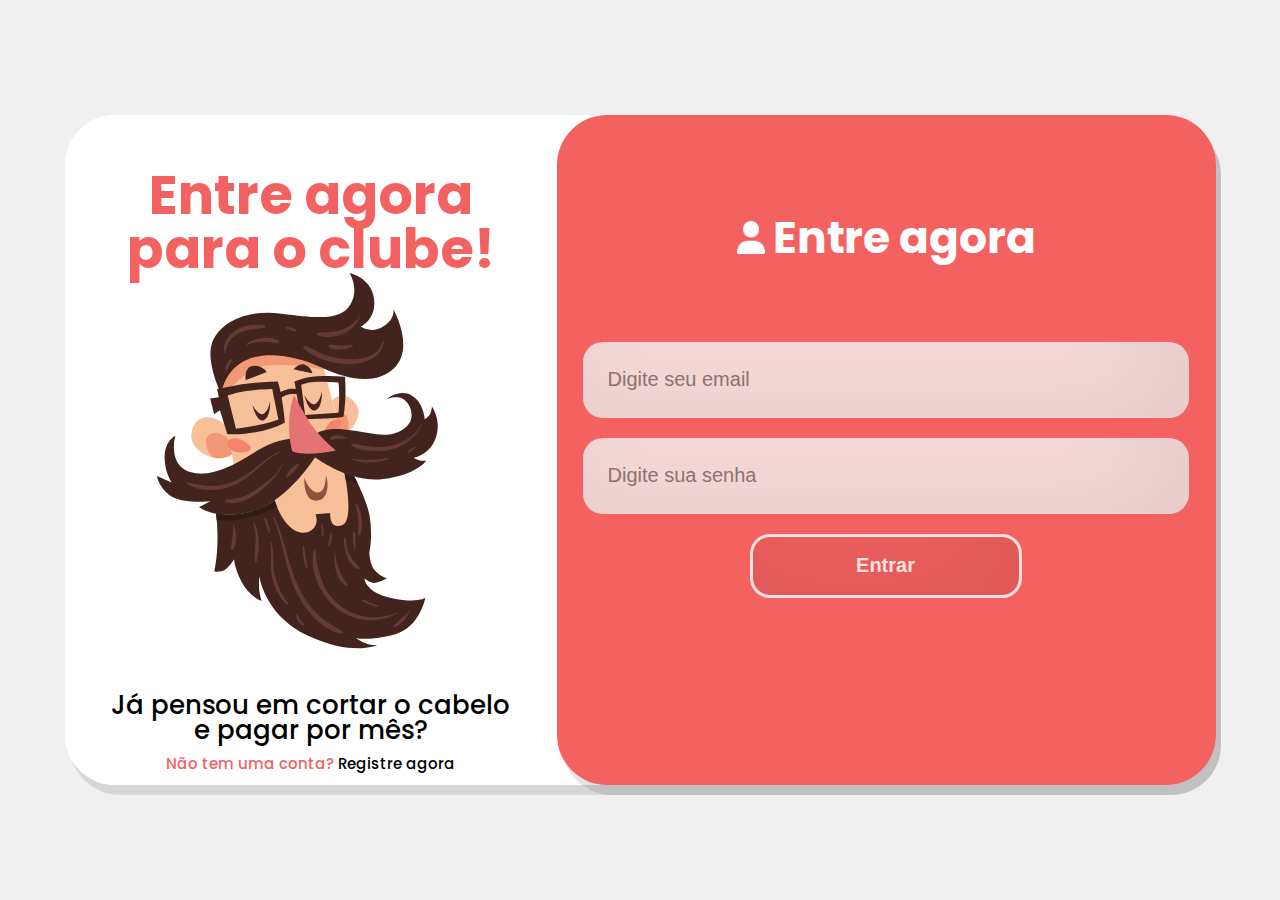
<file: index.html>
<!DOCTYPE html>
<html lang="en">
<head>
    <meta charset="UTF-8">
    <meta name="viewport" content="width=device-width, initial-scale=1.0">
    <title>Barber</title>
    <link rel="stylesheet" href="style/style.css">
    <!--Fonts-->
    <link rel="preconnect" href="https://fonts.googleapis.com">
    <link rel="preconnect" href="https://fonts.gstatic.com" crossorigin>
    <link href="https://fonts.googleapis.com/css2?family=Poppins:ital,wght@0,100;0,200;0,300;0,400;0,500;0,600;0,700;0,800;0,900;1,100;1,200;1,300;1,400;1,500;1,600;1,700;1,800;1,900&display=swap" rel="stylesheet">
    <!--Material Icons-->
    <link href="https://fonts.googleapis.com/icon?family=Material+Icons" rel="stylesheet">
    <script defer src="script.js"></script>
</head>
<body>
    <main>
        <aside>
            <h1>Entre agora para o clube!</h1>
            <img src="assets/profileIcon 1.svg" alt="porfile icon">
            <h2 style="color: black;">Já pensou em cortar o cabelo e pagar por mês?</h2>
            <p>Não tem uma conta? <a href="register.html">Registre agora</a></p>
        </aside>

        <article class="login">
            <div class="container-title">
                <img src="assets/user-solid 1.png" alt="user icon">
                <h1>Entre agora</h1>
            </div>

            <form action="" class="connect">
                <p>
                    <input type="text" name="email" id="email" placeholder="Digite seu email">
                </p>
                
                <p>
                    <input type="password" name="password" id="password" placeholder="Digite sua senha">
                </p>
            
                <p>
                    <input type="submit" value="Entrar">
                </p>
            </form>
        </article>
    </main>
</body>
</html>
</file>
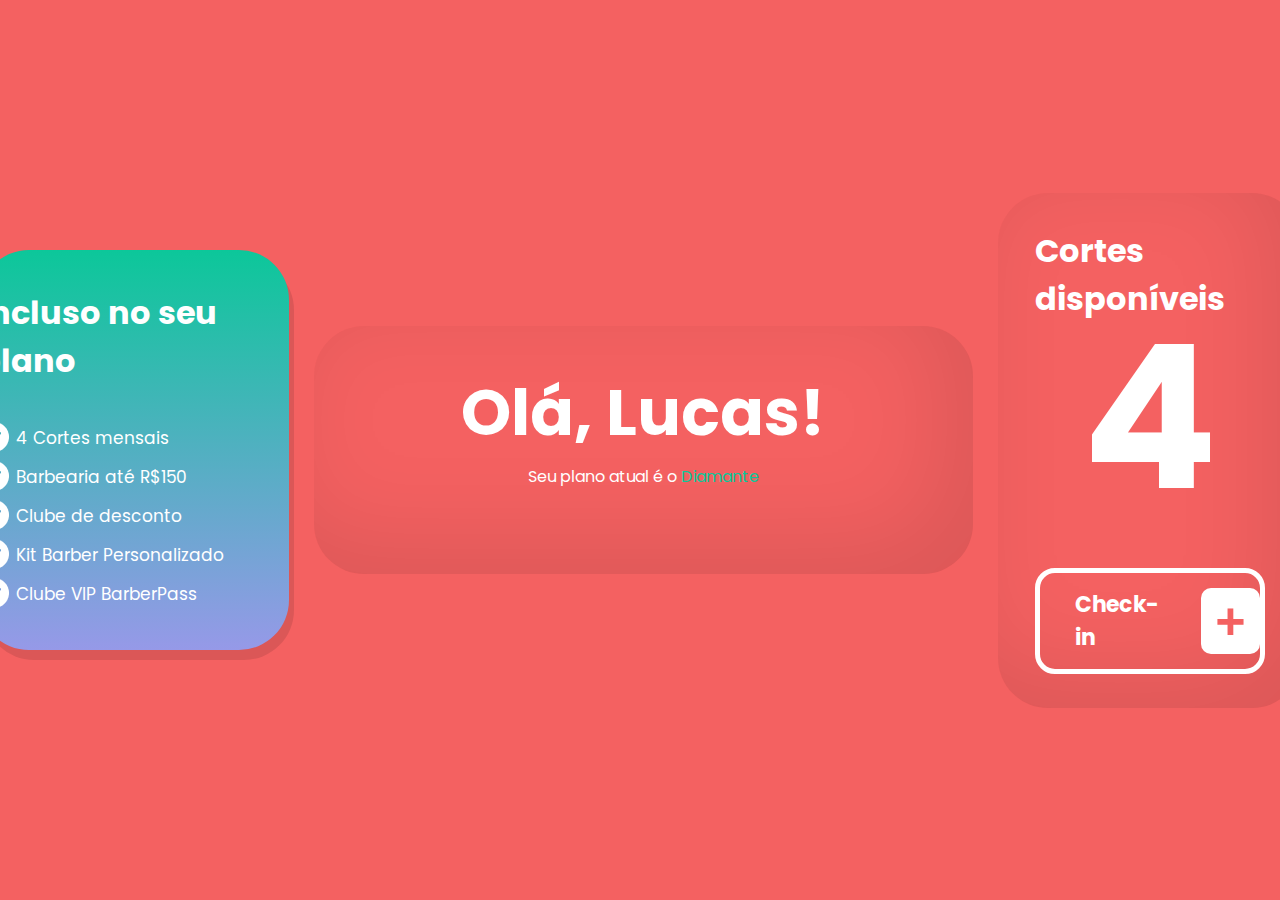
<file: home.html>
<!DOCTYPE html>
<html lang="pt-br">
<head>
    <meta charset="UTF-8">
    <meta name="viewport" content="width=device-width, initial-scale=1.0">
    <title>Home</title>
    <link rel="stylesheet" href="style/style.css">
    <link rel="stylesheet" href="style/home.css">
    <!--Fonts-->
    <link rel="preconnect" href="https://fonts.googleapis.com">
    <link rel="preconnect" href="https://fonts.gstatic.com" crossorigin>
    <link href="https://fonts.googleapis.com/css2?family=Poppins:ital,wght@0,100;0,200;0,300;0,400;0,500;0,600;0,700;0,800;0,900;1,100;1,200;1,300;1,400;1,500;1,600;1,700;1,800;1,900&display=swap" rel="stylesheet">
    <!--Material Icons-->
    <link href="https://fonts.googleapis.com/icon?family=Material+Icons" rel="stylesheet">
    <script defer src="script.js"></script>
</head>
<body>
        <article class="plan">
            <h2>Incluso no seu plano</h2>
            <ul>
                <li><span>4 Cortes mensais</span></li>
                <li><span>Barbearia até R$150</span></li>
                <li><span>Clube de desconto</span></li>
                <li><span>Kit Barber Personalizado</span></li>
                <li><span>Clube VIP BarberPass</span></li>
            </ul>
        </article>
    
        <div class="dashboard">
            <article class="user">
                <h2>Olá, Lucas!</h2>
                <p>Seu plano atual é o <span>Diamante</span></p>
            </article>
        </div>

        <article class="available-cuts">
            <h2>Cortes disponíveis</h2>
            <p class="cuts-number">4</p>
            <p class="btn"><span>Check-in</span><button>+</button></p>
        </article>
</body>
</html>
</file>
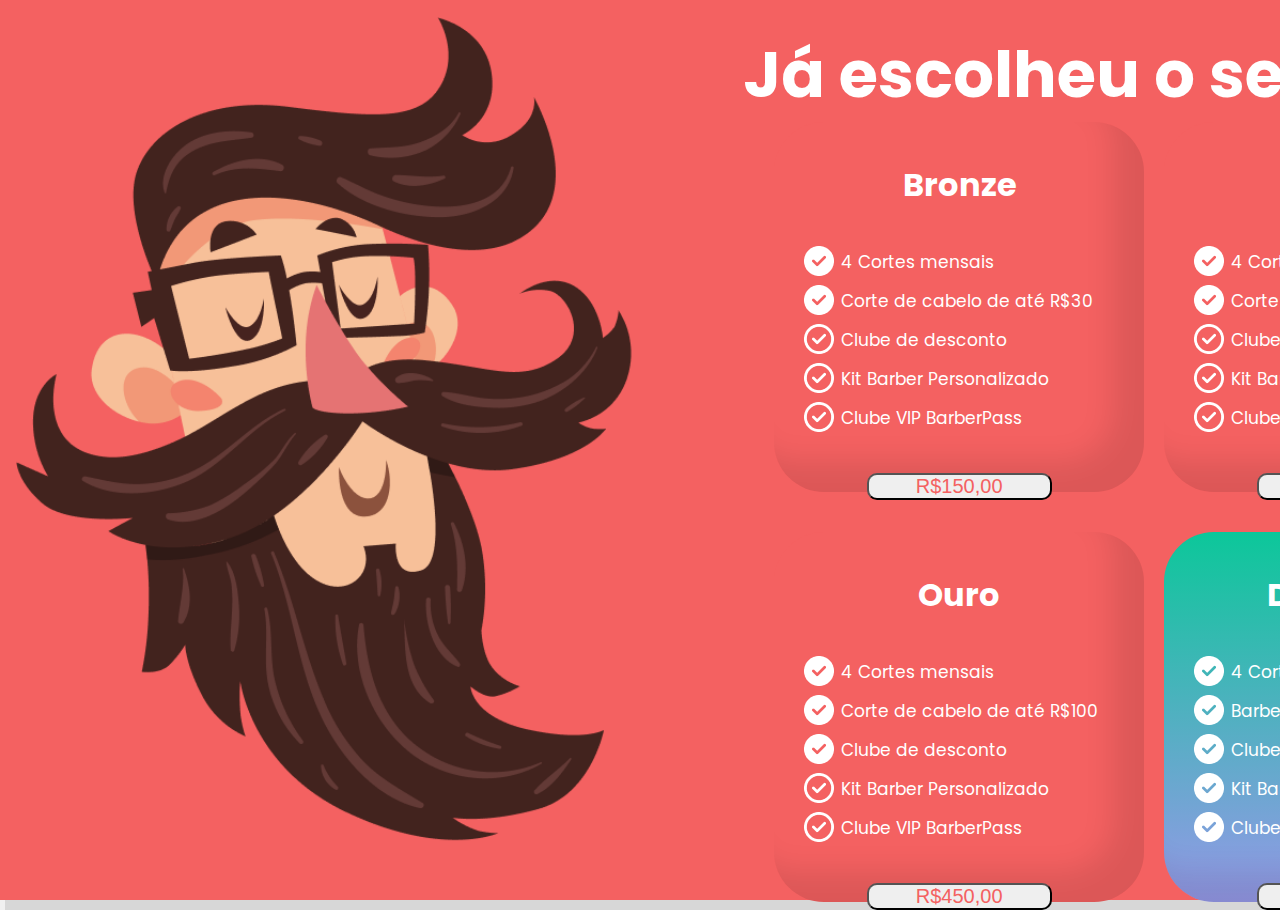
<file: plan.html>
<!DOCTYPE html>
<html lang="pt-br">
<head>
    <meta charset="UTF-8">
    <meta name="viewport" content="width=device-width, initial-scale=1.0">
    <title>Barber</title>
    <link rel="stylesheet" href="style/style.css">
    <!--Fonts-->
    <link rel="preconnect" href="https://fonts.googleapis.com">
    <link rel="preconnect" href="https://fonts.gstatic.com" crossorigin>
    <link href="https://fonts.googleapis.com/css2?family=Poppins:ital,wght@0,100;0,200;0,300;0,400;0,500;0,600;0,700;0,800;0,900;1,100;1,200;1,300;1,400;1,500;1,600;1,700;1,800;1,900&display=swap" rel="stylesheet">
    <!--Material Icons-->
    <link href="https://fonts.googleapis.com/icon?family=Material+Icons" rel="stylesheet">
    <script defer src="script.js"></script>
</head>
<body>
    <main class="container">
        <img src="assets/Vetor.png" alt="">

        <div class="info-container">
            <h1>Já escolheu o seu Plano?</h1>
        <div class="plan-cards">
            <article class="bronze">
                <h2>Bronze</h2>
                <ul>
                    <li><span>4 Cortes mensais</span></li>
                    <li><span>Corte de cabelo de até R$30</span></li>
                    <li class="unmarked"><span>Clube de desconto</span></li>
                    <li class="unmarked"><span>Kit Barber Personalizado</span></li>
                    <li class="unmarked"><span>Clube VIP BarberPass</span></li>
                </ul>
                <button class="btn-bronze">R$150,00</button>
            </article>
            <article class="silver">
                <h2>Prata</h2>
                <ul>
                    <li><span>4 Cortes mensais</span></li>
                    <li><span>Corte de cabelo de até R$50</span></li>
                    <li class="unmarked"><span>Clube de desconto</span></li>
                    <li class="unmarked"><span>Kit Barber Personalizado</span></li>
                    <li class="unmarked"><span>Clube VIP BarberPass</span></li>
                </ul>
                <button class="btn-bronze">R$250,00</button>
            </article>
            <div class="break"></div>
            <article class="gold">
                <h2>Ouro</h2>
                <ul>
                    <li><span>4 Cortes mensais</span></li>
                    <li><span>Corte de cabelo de até R$100</span></li>
                    <li><span>Clube de desconto</span></li>
                    <li class="unmarked"><span>Kit Barber Personalizado</span></li>
                    <li class="unmarked"><span>Clube VIP BarberPass</span></li>
                </ul>
                <button class="btn-bronze">R$450,00</button> 
            </article>
            <article class="diamond">
                <h2>Diamante</h2>
                <ul>
                    <li><span>4 Cortes mensais</span></li>
                    <li><span>Barbearia até R$150</span></li>
                    <li><span>Clube de desconto</span></li>
                    <li><span>Kit Barber Personalizado</span></li>
                    <li><span>Clube VIP BarberPass</span></li>
                </ul>
                <button class="btn-bronze">R$700,00</button> 
            </article>
        </div>
        </div>
    </main>
</body>
</html>
</file>
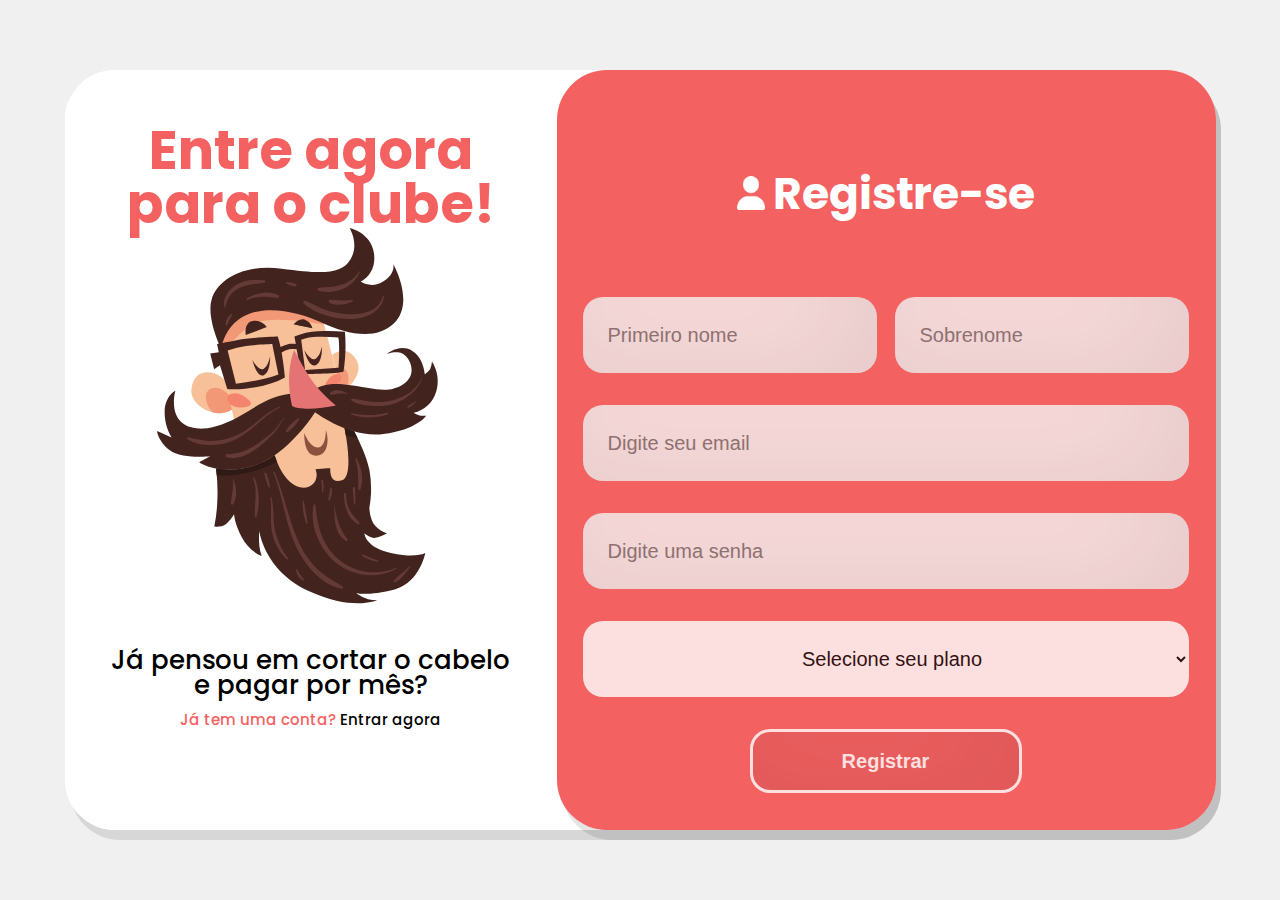
<file: register.html>
<!DOCTYPE html>
<html lang="pt-br">
<head>
    <meta charset="UTF-8">
    <meta name="viewport" content="width=device-width, initial-scale=1.0">
    <title>Barber</title>
    <link rel="stylesheet" href="style/style.css">
    <!--Fonts-->
    <link rel="preconnect" href="https://fonts.googleapis.com">
    <link rel="preconnect" href="https://fonts.gstatic.com" crossorigin>
    <link href="https://fonts.googleapis.com/css2?family=Poppins:ital,wght@0,100;0,200;0,300;0,400;0,500;0,600;0,700;0,800;0,900;1,100;1,200;1,300;1,400;1,500;1,600;1,700;1,800;1,900&display=swap" rel="stylesheet">
    <!--Material Icons-->
    <link href="https://fonts.googleapis.com/icon?family=Material+Icons" rel="stylesheet">
    <script defer src="script.js"></script>
</head>
<body>
    <main>
        <aside>
            <h1>Entre agora para o clube!</h1>
            <img src="assets/profileIcon 1.svg" alt="porfile icon">
            <h2 style="color: black;">Já pensou em cortar o cabelo e pagar por mês?</h2>
            <p>Já tem uma conta? <a href="index.html">Entrar agora</a></p>
        </aside>

        <article class="register">
            <div class="container-title">
                <img src="assets/user-solid 1.png" alt="user icon">
                <h1>Registre-se</h1>
            </div>

            <form action="" class="create-account">
                
                <div class="fullname">
                    <p>
                        <input type="text" name="nome" id="nome" placeholder="Primeiro nome">
                    </p>

                    <p>
                        <input type="text" name="sobrenome" id="sobrenome" placeholder="Sobrenome">
                    </p>
                </div>

                <p>
                    <input type="text" name="email" id="email" placeholder="Digite seu email">
                </p>

                <p>
                    <input type="password" name="password" id="password" placeholder="Digite uma senha">
                </p>

                <select name="plan" id="plan">
                    <option value="">Selecione seu plano</option>
                    <option value="bronze">Bronze</option>
                    <option value="silver">Prata</option>
                    <option value="gold">Ouro</option>
                    <option value="diamond">Diamante</option>
                </select>

                <div class="submit-btn">
                    <p>
                        <input type="submit" value="Registrar">
                    </p>
                </div>
                
            </form>
        </article>
    </main>
</body>
</html>
</file>
<file: style/style.css>
@import url('login.css');
@import url('register.css');
@import url('plan.css');
@import url('home.css');

*{
    margin: 0;
    padding: 0;
    box-sizing: border-box;
}

:root{
    --primary-color: #F46161;
    --secondary-color: #42231E;
    --tertiary-color: #FFFFFF;
    --background-color: #f0f0f0;
    font-size: 62.5%;
}

body{
    width: 100vw;
    height: 100vh;
    background-color: var(--background-color);
    display: flex;
    align-items: center;
    justify-content: center;
    font-family: "Poppins", sans-serif;
}

#menu{
    font-size: 4.8rem;
    position: fixed;
    top: 0;
    right: 0;
    padding: 1rem;
    color: var(--primary-color);
}

#menu:hover{
    cursor: pointer;
}

#close{
    font-size: 4.8rem;
    position: fixed;
    top: 0;
    right: 0;
    padding: 1rem;
    color: var(--primary-color);
}

main{
    display: flex;
    box-shadow: 5px 10px rgba(0, 0, 0, 0.1);
    border-radius: 5rem; 
    background-color: var(--tertiary-color);
}

/*Começo do aside*/
aside{
    background-color: var(--tertiary-color);
    border-radius: 5rem; 
}

aside h1{
    text-align: center;
    color: var(--primary-color);
    font-size: 5.4rem;
    margin: 5.3rem auto 0 auto;
    max-width: 44.3rem;
    max-height: 13.4rem;
    line-height: 100%;
}

aside img{
    width: 49.2rem;
    margin-top: -6rem;
    margin-bottom: -2rem;
}

aside h2{
    text-align: center;
    max-width: 40.5rem;
    max-height: 6rem;
    line-height: 96%;
    font-size: 2.6rem;
    font-weight: 500;
    margin: auto;
}

aside p{
    text-align: center;
    max-width: 37.4rem;
    max-height: 2.6rem;
    font-size: 1.5rem;
    margin: 1rem auto;
    color: var(--primary-color);
    font-weight: 500;
}

aside a{
    color: black;
    text-decoration: none;
}

aside a:hover{
    text-decoration: underline;
}
/*Fim do aside*/

/*Começo do article*/
article{
    background-color: var(--primary-color);
    border-radius: 5rem;
    max-width: 65.9rem;
    max-height: 87rem;
    display: flex;
    flex-direction: column;
    align-items: center;
}
/*Fim do article*/
</file>
<file: style/home.css>
*{
    padding: 0;
    margin: 0;
    box-sizing: border-box;
}

:root{
    --diamond-color: linear-gradient(to bottom, #0CC79A, #9699E8);
}

body{
    background-color: var(--primary-color);
}

article{
    box-shadow: 5px 10px rgba(0, 0, 0, 0.1);
}

.plan{
    height: 40rem;
    width: 40rem;
    background-image: linear-gradient(to bottom, #0CC79A, #9699E8);
}

h2{
    font-size: 3.2rem;
    margin-bottom: 3.7rem;
    margin-top: 3.9rem;
}


.dashboard{
    width: 69.1rem;
    margin-left: 2.5rem;
    margin-right: 2.5rem;
}

.user,
input{
    width: 69.1rem;
    height: 24.8rem;
    background-color: var(--primary-color);
    box-shadow: inset -30px -30px 100px 0px rgba(0, 0, 0, 0.1);
}

.user h2{
    font-size: 6.4rem;
    font-weight: bolder;
    margin-bottom: .4rem;
}

.user p{
    font-size: 1.6rem;
    color: white;
}

.user p span{
    color: #0CC79A;
}

.submit-line{
    height: 11.2rem;
    border: none;
    border-radius: 8rem;    
    margin-top: 4rem;
}

.available-cuts{
    box-shadow: inset -30px -30px 100px 0px rgba(0, 0, 0, 0.1);
    padding: 3.4rem 3.7rem;
}

.available-cuts h2{
    font-size: 3.2rem;
    margin-bottom: -7rem;
    margin-top: 0;
}

.cuts-number{
    font-size: 20rem;
    font-family: "Poppins", sans-serif;
    color: white;
    font-weight: bolder;
    padding-top: 1.5rem;
}

.btn{
    border: .5rem solid white;
    border-radius: 2rem;
    font-size: 3.2rem;
    color: white;
    display: flex;
    align-items: center;
    justify-content: center;
}

.btn span{
    padding: 1.5rem 3.5rem;
    font-size: 2.2rem;
    font-weight: bolder;
}

.btn button{
    width: 6.6rem;
    height: 6.6rem;
    background-color: white;
    border: none;
    border-radius: 1rem;
    color: var(--primary-color);
    font-size: 5.2rem;
    font-weight: bolder;
}
</file>
